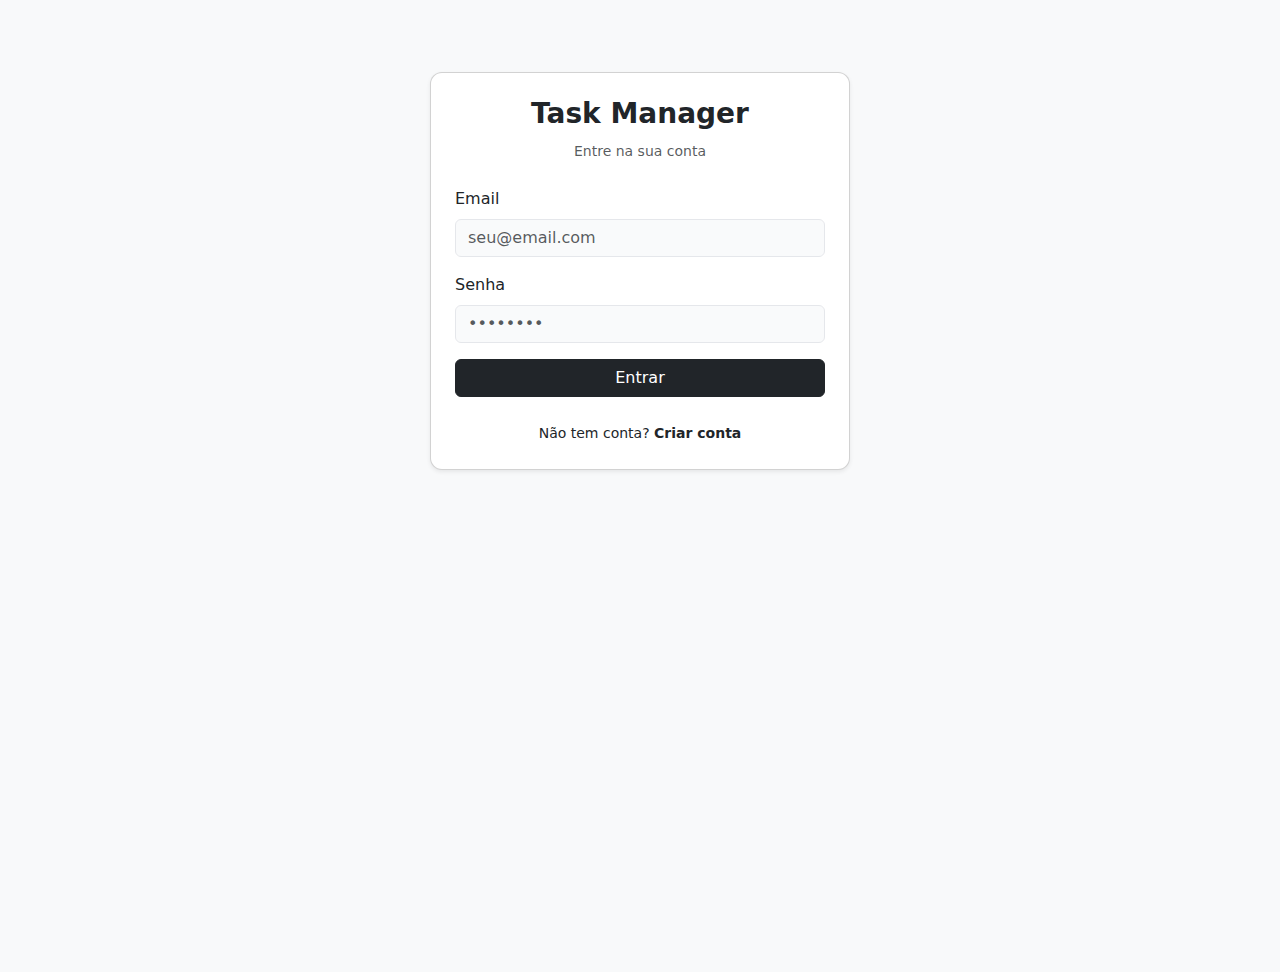
<file: templates/auth.html>
<!DOCTYPE html>
<html lang="pt-br">

<head>
    <meta charset="UTF-8">
    <meta name="viewport" content="width=device-width, initial-scale=1">
    <title>Login - Task Manager</title>

    <!-- Bootstrap -->
    <link href="https://cdn.jsdelivr.net/npm/bootstrap@5.3.2/dist/css/bootstrap.min.css" rel="stylesheet">
    <link href="https://cdn.jsdelivr.net/npm/bootstrap-icons@1.11.1/font/bootstrap-icons.css" rel="stylesheet">

    <link rel="stylesheet" href="/static/css/style.css">

    <style>
        body {
            background: #f8f9fa;
        }

        .auth-card {
            max-width: 420px;
            margin: auto;
            margin-top: 8vh;
            border-radius: 12px;
        }

        .auth-toggle {
            cursor: pointer;
        }
    </style>
</head>

<body>

    <div class="container">

        <div class="card shadow-sm auth-card p-4">

            <div class="text-center mb-4">
                <h3 class="fw-bold">Task Manager</h3>
                <small class="text-muted" id="authSubtitle">Entre na sua conta</small>
            </div>

            <!-- LOGIN FORM -->
            <form id="loginForm">

                <div class="mb-3">
                    <label class="form-label">Email</label>
                    <input type="email" class="form-control" placeholder="seu@email.com" required>
                </div>

                <div class="mb-3">
                    <label class="form-label">Senha</label>
                    <input type="password" class="form-control" placeholder="••••••••" required>
                </div>

                <div class="d-grid">
                    <button type="submit" class="btn btn-dark">
                        Entrar
                    </button>
                </div>

            </form>

            <!-- REGISTER FORM -->
            <form id="registerForm" style="display:none;">

                <div class="mb-3">
                    <label class="form-label">Nome</label>
                    <input type="text" class="form-control" placeholder="Seu nome" required>
                </div>

                <div class="mb-3">
                    <label class="form-label">Email</label>
                    <input type="email" class="form-control" placeholder="seu@email.com" required>
                </div>

                <div class="mb-3">
                    <label class="form-label">Senha</label>
                    <input type="password" class="form-control" placeholder="••••••••" required>
                </div>

                <div class="d-grid">
                    <button type="submit" class="btn btn-dark">
                        Criar Conta
                    </button>
                </div>

            </form>

            <div class="text-center mt-4">
                <small>
                    <span id="toggleText">Não tem conta?</span>
                    <span class="fw-bold auth-toggle" onclick="toggleAuth()">
                        Criar conta
                    </span>
                </small>
            </div>

        </div>

    </div>

    <script>
        function toggleAuth() {
            const loginForm = document.getElementById("loginForm");
            const registerForm = document.getElementById("registerForm");
            const subtitle = document.getElementById("authSubtitle");
            const toggleText = document.getElementById("toggleText");

            if (loginForm.style.display === "none") {
                loginForm.style.display = "block";
                registerForm.style.display = "none";
                subtitle.innerText = "Entre na sua conta";
                toggleText.innerText = "Não tem conta?";
            } else {
                loginForm.style.display = "none";
                registerForm.style.display = "block";
                subtitle.innerText = "Crie sua conta";
                toggleText.innerText = "Já possui conta?";
            }
        }
    </script>

</body>

</html>
</file>
<file: static/css/style.css>
/* Cores neutras modernas */
body {
    background-color: #f5f6f8;
    color: #1f2937;
    min-height: 100vh;
}

.card-custom {
    border: none;
    border-radius: 12px;
    background-color: #ffffff;
    box-shadow: 0 4px 20px rgba(0, 0, 0, 0.04);
}

.form-control {
    background-color: #f9fafb;
    border: 1px solid #e5e7eb;
}

.form-control:focus {
    background-color: #ffffff;
    border-color: #6b7280;
    box-shadow: none;
}

.list-group-item {
    border: 1px solid #e5e7eb;
    border-radius: 8px !important;
    margin-bottom: 10px;
    background-color: #ffffff;
}

/* Badges modernas */
.badge-concluida {
    background-color: #16a34a;
    color: #ffffff;
}

.badge-pendente {
    background-color: #6b7280;
    color: #ffffff;
}

/* Melhor espaçamento mobile */
@media (max-width: 576px) {
    h1 {
        font-size: 1.5rem;
    }
}

.tarefa-concluida strong,
.tarefa-concluida small {
    text-decoration: line-through;
    opacity: 0.6;
}
</file>
